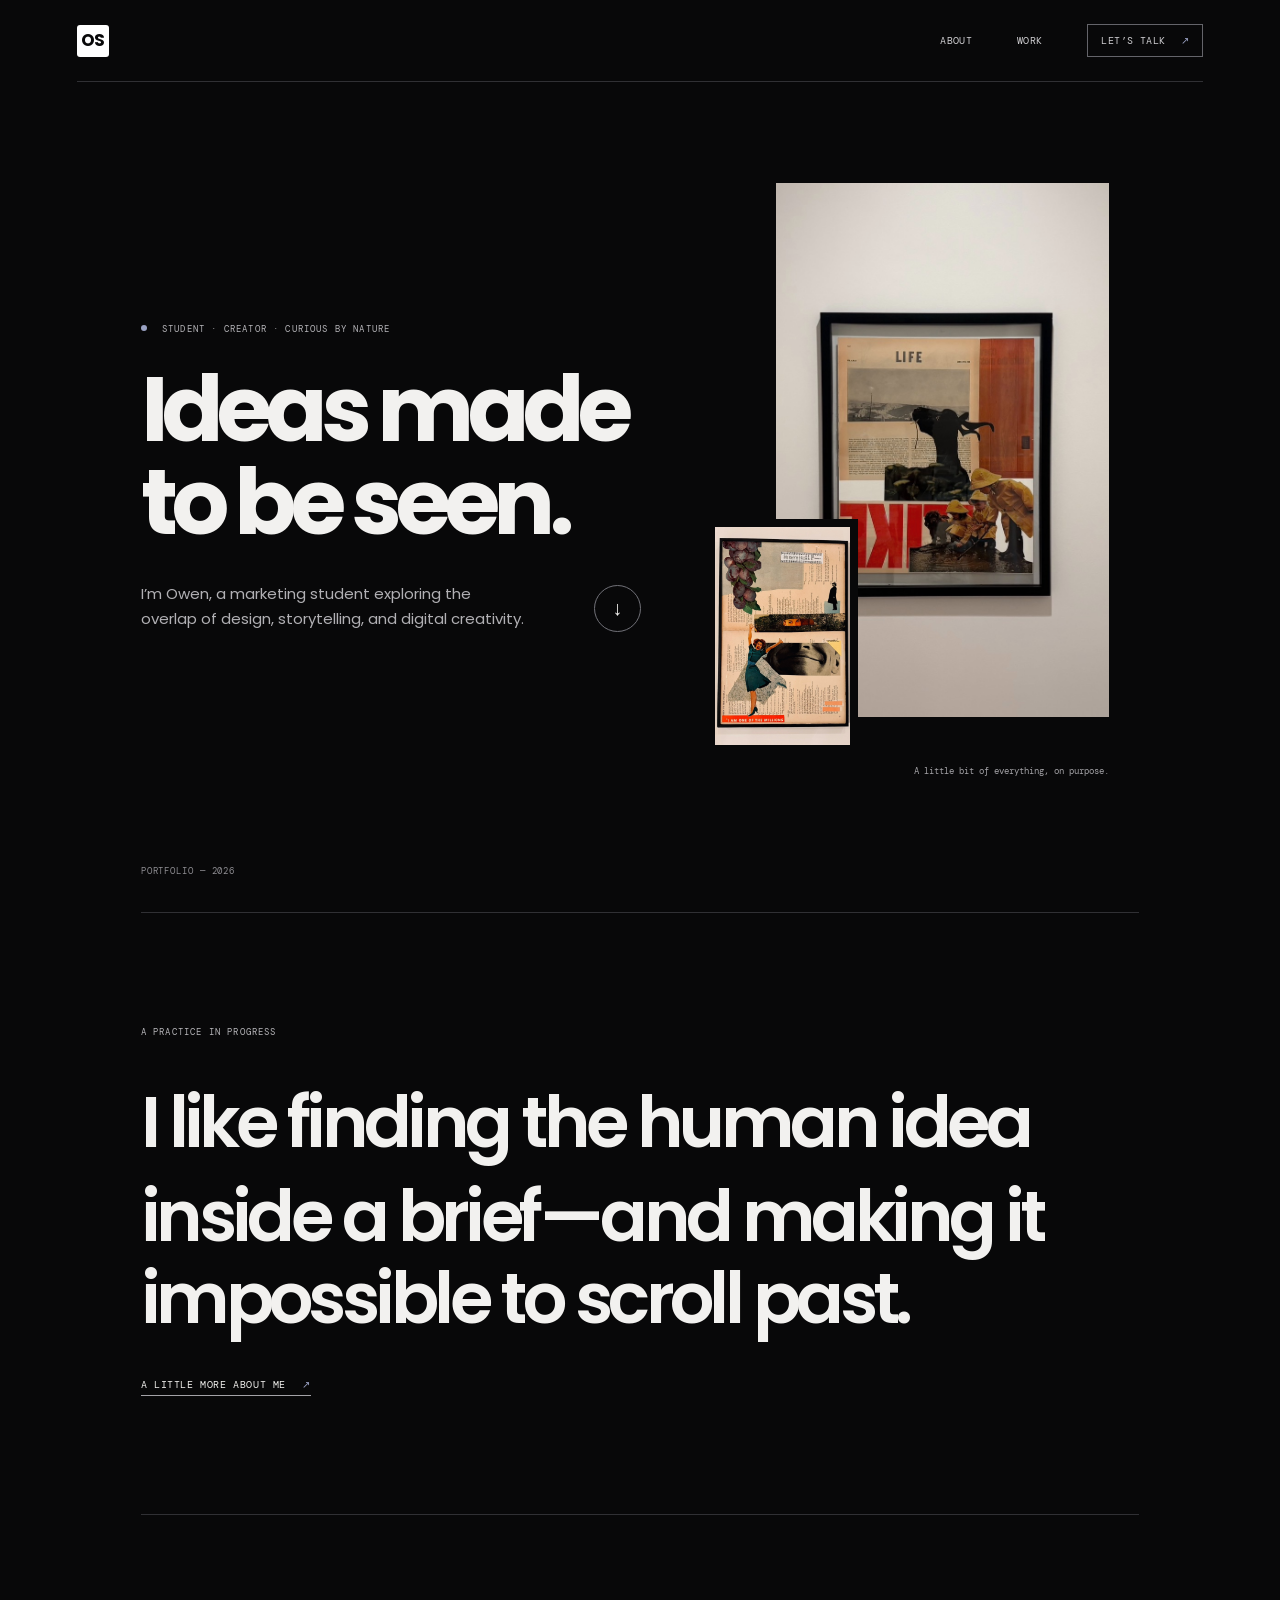
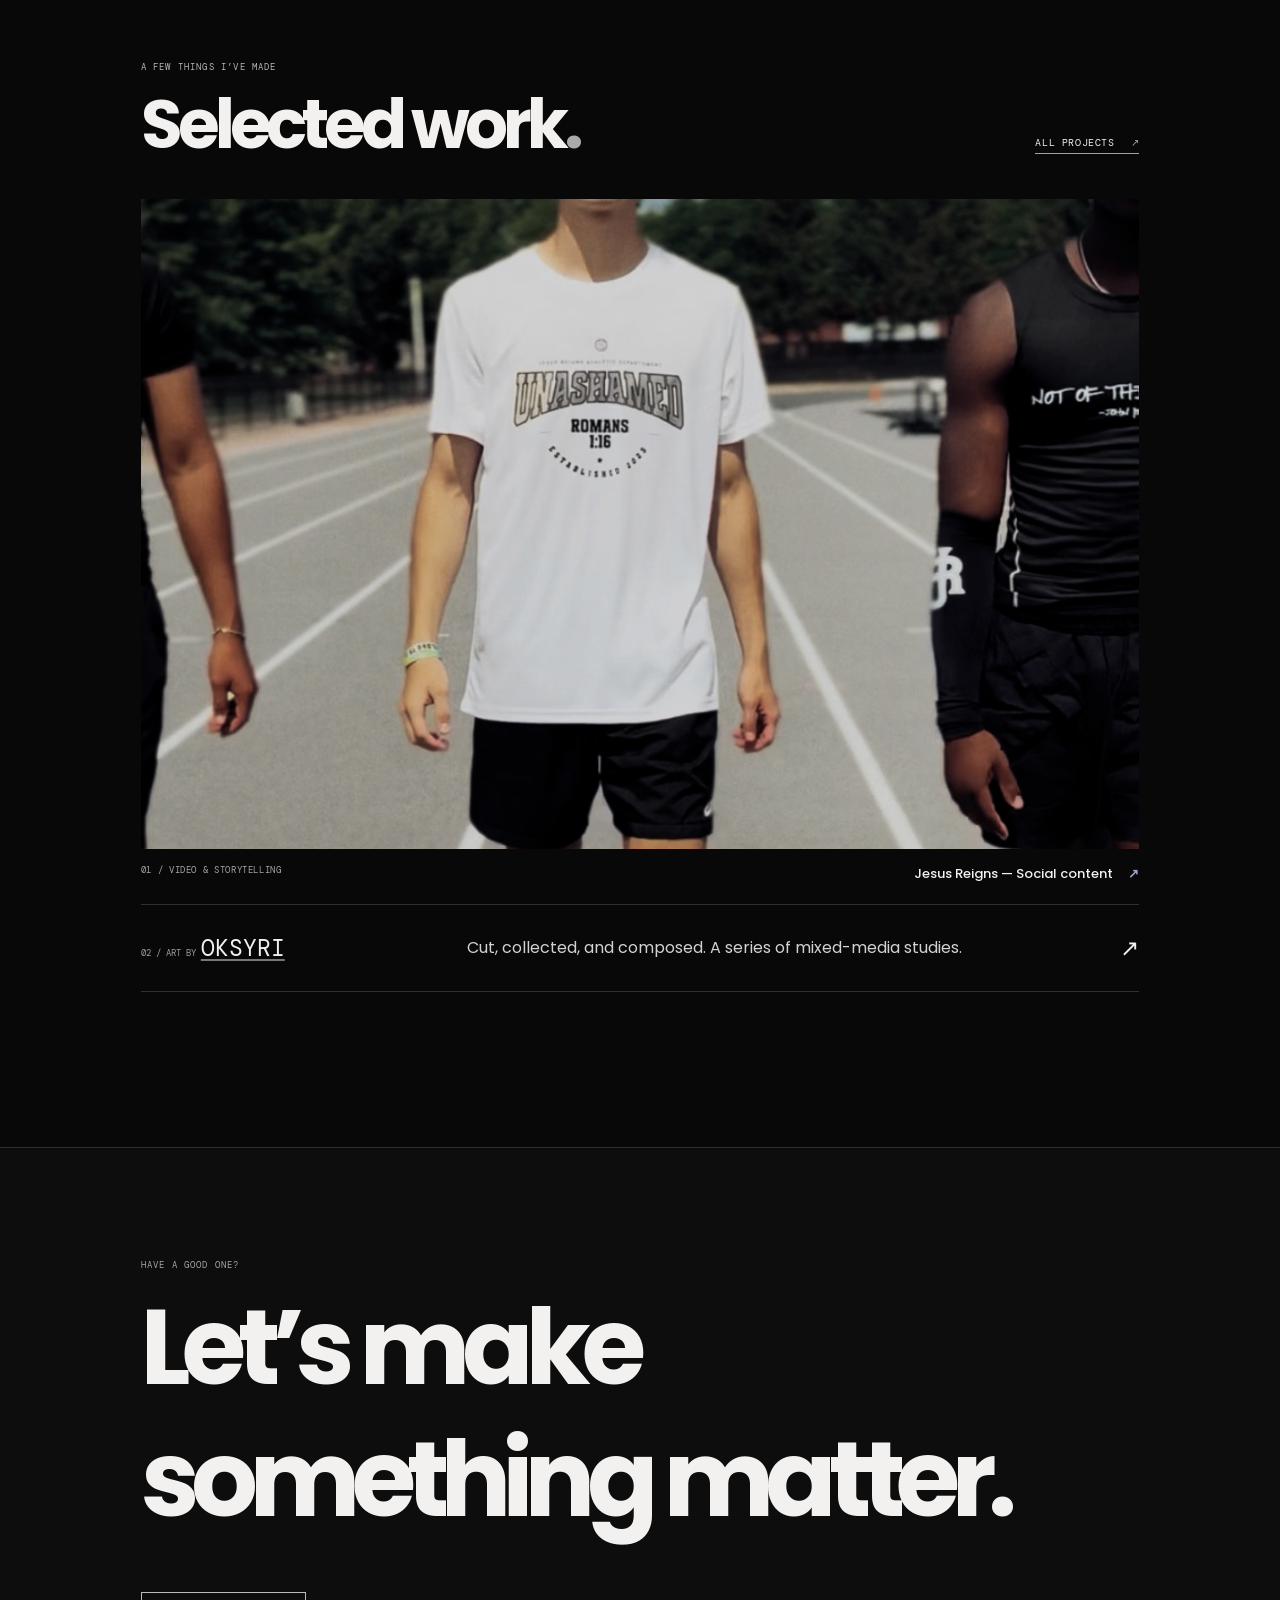
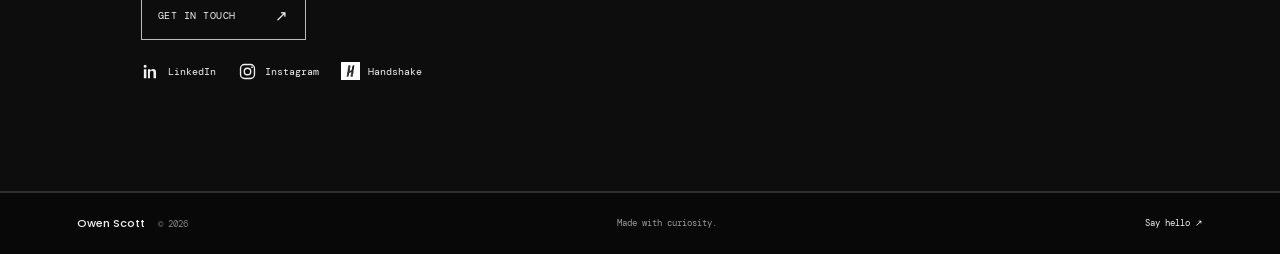
<file: index.html>
<!DOCTYPE html>
<html lang="en">
<head>
    <meta charset="UTF-8">
    <meta name="viewport" content="width=device-width, initial-scale=1.0">
    <meta name="description" content="Owen Scott is a marketing student and creative exploring design, advertising, and digital experiences.">
    <meta name="theme-color" content="#080809">
    <title>Owen Scott — Marketing & Creative</title>
    <link rel="stylesheet" href="style.css?v=project-link-style-1">
</head>
<body>
    <header class="site-header">
        <nav class="nav-wrap" aria-label="Main navigation">
            <a href="index.html" class="logo" aria-label="Owen Scott home" aria-current="page">OS</a>
            <div class="nav-links">
                <a href="about.html">About</a>
                <a href="projects.html">Work</a>
                <a href="contact.html" class="nav-contact">Let’s talk <span aria-hidden="true">↗</span></a>
            </div>
        </nav>
    </header>

    <main>
        <section class="hero home-hero">
            <div class="hero-copy">
                <p class="eyebrow"><span class="status-dot"></span> Student · Creator · Curious by nature</p>
                <h1>Ideas made<br><span>to be seen.</span></h1>
                <div class="hero-bottom">
                    <p>I’m Owen, a marketing student exploring the overlap of design, storytelling, and digital creativity.</p>
                    <a href="projects.html" class="round-link" aria-label="Explore selected work">↓</a>
                </div>
            </div>
            <div class="hero-art" aria-label="A selection of Owen's collage artwork">
                <img class="hero-art-main" src="images/IMG_6422(1).jpeg" alt="Life Like, a colorful mixed-media collage">
                <img class="hero-art-small" src="images/IMG_6421(1).jpeg" alt="Detail from I Am One of the Millions collage">
                <span class="image-caption">A little bit of everything, on purpose.</span>
            </div>
            <div class="hero-index">PORTFOLIO — 2026</div>
        </section>

        <section class="intro-band">
            <p class="eyebrow">A practice in progress</p>
            <p class="intro-statement">I like finding the <em>human idea</em> inside a brief—and making it impossible to scroll past.</p>
            <a href="about.html" class="text-link">A little more about me <span>↗</span></a>
        </section>

        <section class="selected-work section-pad">
            <div class="section-heading">
                <div><p class="eyebrow">A few things I’ve made</p><h2>Selected work<span class="accent">.</span></h2></div>
                <a href="projects.html" class="text-link">All projects <span>↗</span></a>
            </div>
            <a href="projects.html#jesus-reigns" class="feature-project">
                <div class="feature-image"><img src="images/jesus-reigns-1.jpg" alt="Still from a Jesus Reigns social media video"></div>
                <div class="feature-meta"><span>01 / VIDEO & STORYTELLING</span><span>Jesus Reigns — Social content <b>↗</b></span></div>
            </a>
            <div class="work-note"><span>02 / ART BY <a class="social-name" href="https://www.instagram.com/oksyri/" target="_blank" rel="noopener noreferrer">OKSYRI</a></span><p>Cut, collected, and composed. A series of mixed-media studies.</p><a href="projects.html" aria-label="View art by Oksyri">↗</a></div>
        </section>

        <section class="contact-banner">
            <p class="eyebrow">Have a good one?</p>
            <h2>Let’s make<br>something <em>matter.</em></h2>
            <a href="contact.html" class="button button-light">Get in touch <span>↗</span></a>
            <div class="social-links" aria-label="Find me on social media">
                <a href="https://www.linkedin.com/in/owen-scott-19815a441/" target="_blank" rel="noopener noreferrer" aria-label="Owen Scott on LinkedIn"><svg viewBox="0 0 24 24" aria-hidden="true"><path d="M5.2 3.5a1.9 1.9 0 1 1 0 3.8 1.9 1.9 0 0 1 0-3.8ZM3.6 9h3.2v11.4H3.6V9Zm5.2 0h3.1v1.6h.1a3.4 3.4 0 0 1 3.1-1.9c3.3 0 3.9 2.1 3.9 4.8v6.9h-3.2v-6.1c0-1.5 0-3.4-2.1-3.4s-2.4 1.6-2.4 3.3v6.2H8.8V9Z"/></svg><span>LinkedIn</span></a>
                <a href="https://www.instagram.com/oksyri/" target="_blank" rel="noopener noreferrer" aria-label="Owen Scott on Instagram"><svg viewBox="0 0 24 24" aria-hidden="true"><rect x="3.2" y="3.2" width="17.6" height="17.6" rx="5"/><circle cx="12" cy="12" r="4.1"/><circle class="icon-fill" cx="17.7" cy="6.6" r="1.1"/></svg><span>Instagram</span></a><a href="https://app.joinhandshake.com/profiles/w9jh7y" target="_blank" rel="noopener noreferrer" aria-label="Owen Scott on Handshake"><img class="handshake-icon" src="images/handshake-icon.png" alt="" aria-hidden="true"><span>Handshake</span></a>
            </div>
        </section>
    </main>

    <footer class="site-footer"><a href="index.html">Owen Scott <span>© 2026</span></a><span>Made with curiosity.</span><a href="contact.html">Say hello ↗</a></footer>
</body>
</html>
</file>
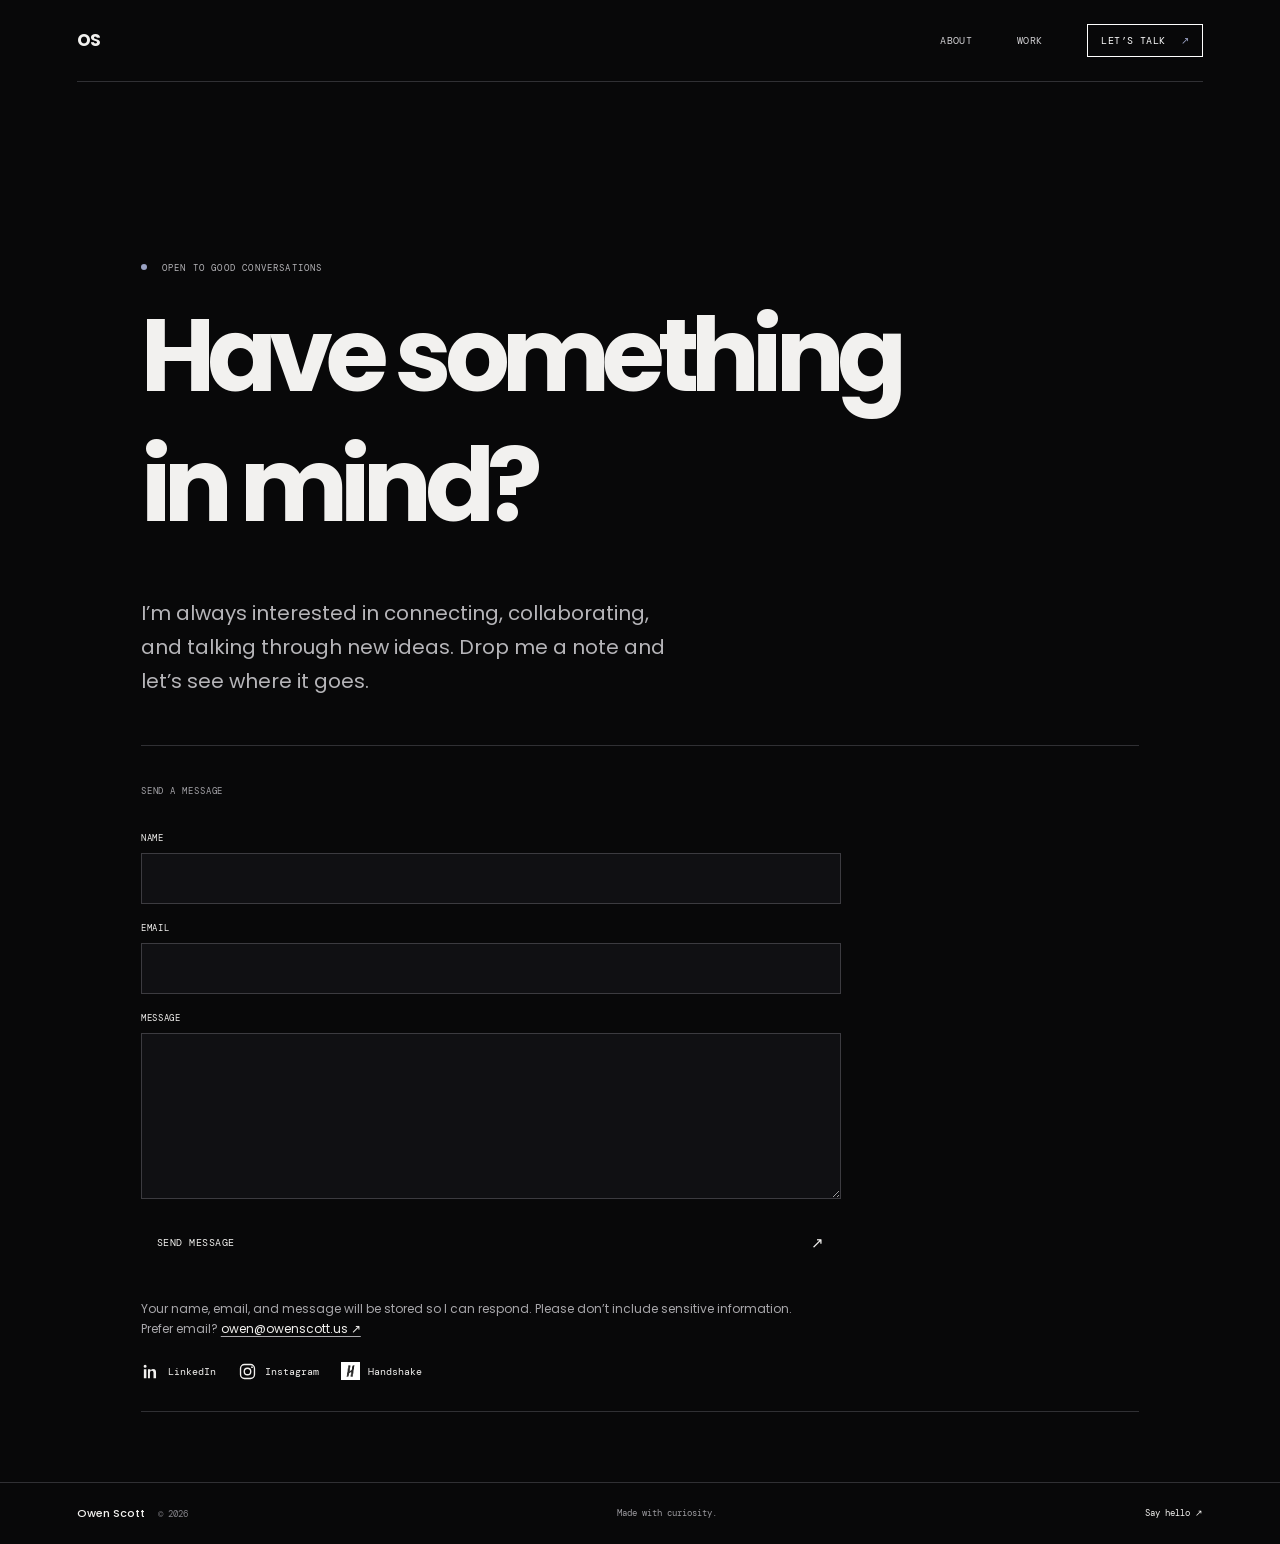
<file: contact.html>
<!DOCTYPE html>
<html lang="en">
<head>
    <meta charset="UTF-8">
    <meta name="viewport" content="width=device-width, initial-scale=1.0">
    <meta name="description" content="Get in touch with Owen Scott about creative work, collaboration, or a new idea.">
    <meta name="theme-color" content="#080809">
    <title>Contact — Owen Scott</title>
    <link rel="stylesheet" href="style.css?v=project-link-style-1">
    <script src="contact.js" defer></script>
</head>
<body>
    <header class="site-header">
        <nav class="nav-wrap" aria-label="Main navigation">
            <a href="index.html" class="logo" aria-label="Owen Scott home">OS</a>
            <div class="nav-links"><a href="about.html">About</a><a href="projects.html">Work</a><a class="nav-contact active" href="contact.html" aria-current="page">Let’s talk <span aria-hidden="true">↗</span></a></div>
        </nav>
    </header>
    <main class="contact-page">
        <section class="page-hero contact-hero">
            <p class="eyebrow"><span class="status-dot"></span> Open to good conversations</p>
            <h1>Have something<br><em>in mind?</em></h1>
            <p class="page-lede">I’m always interested in connecting, collaborating, and talking through new ideas. Drop me a note and let’s see where it goes.</p>
        </section>
        <section class="contact-card">
            <span class="contact-card-label">SEND A MESSAGE</span>
            <form class="contact-form" id="contact-form">
                <div class="form-honeypot" aria-hidden="true">
                    <label for="website">Leave this field empty</label>
                    <input id="website" name="website" type="text" tabindex="-1" autocomplete="off">
                </div>
                <label for="name">Name</label>
                <input id="name" name="name" type="text" autocomplete="name" maxlength="100" required>
                <label for="email">Email</label>
                <input id="email" name="email" type="email" autocomplete="email" maxlength="254" required>
                <label for="message">Message</label>
                <textarea id="message" name="message" rows="6" maxlength="5000" required></textarea>
                <button class="button button-light" type="submit">Send message <span>↗</span></button>
                <p class="contact-status" id="contact-status" role="status" aria-live="polite"></p>
            </form>
            <p class="contact-privacy">Your name, email, and message will be stored so I can respond. Please don’t include sensitive information.</p>
            <p class="contact-direct">Prefer email? <a href="mailto:owen@owenscott.us">owen@owenscott.us ↗</a></p>
            <div class="social-links contact-social-links" aria-label="Find me on social media">
                <a href="https://www.linkedin.com/in/owen-scott-19815a441/" target="_blank" rel="noopener noreferrer" aria-label="Owen Scott on LinkedIn"><svg viewBox="0 0 24 24" aria-hidden="true"><path d="M5.2 3.5a1.9 1.9 0 1 1 0 3.8 1.9 1.9 0 0 1 0-3.8ZM3.6 9h3.2v11.4H3.6V9Zm5.2 0h3.1v1.6h.1a3.4 3.4 0 0 1 3.1-1.9c3.3 0 3.9 2.1 3.9 4.8v6.9h-3.2v-6.1c0-1.5 0-3.4-2.1-3.4s-2.4 1.6-2.4 3.3v6.2H8.8V9Z"/></svg><span>LinkedIn</span></a>
                <a href="https://www.instagram.com/oksyri/" target="_blank" rel="noopener noreferrer" aria-label="Owen Scott on Instagram"><svg viewBox="0 0 24 24" aria-hidden="true"><rect x="3.2" y="3.2" width="17.6" height="17.6" rx="5"/><circle cx="12" cy="12" r="4.1"/><circle class="icon-fill" cx="17.7" cy="6.6" r="1.1"/></svg><span>Instagram</span></a><a href="https://app.joinhandshake.com/profiles/w9jh7y" target="_blank" rel="noopener noreferrer" aria-label="Owen Scott on Handshake"><img class="handshake-icon" src="images/handshake-icon.png" alt="" aria-hidden="true"><span>Handshake</span></a>
            </div>
            <noscript><p>JavaScript is needed to send the form. Please email me directly.</p></noscript>
        </section>
    </main>
    <footer class="site-footer"><a href="index.html">Owen Scott <span>© 2026</span></a><span>Made with curiosity.</span><a href="mailto:owen@owenscott.us">Say hello ↗</a></footer>
</body>
</html>
</file>
<file: style.css>
@import url('https://fonts.googleapis.com/css2?family=DM+Mono:wght@400;500&family=Poppins:wght@400;500;600;700;800&display=swap');

:root {
    color-scheme: dark;
    --paper: #080809;
    --ink: #f2f1ef;
    --muted: #a4a3a7;
    --line: #303034;
    --acid: #9aa2c3;
    --orange: #9aa2c3;
    --sans: 'Poppins', Arial, sans-serif;
    --display: 'Poppins', Arial, sans-serif;
    --mono: 'DM Mono', monospace;
}

* { box-sizing: border-box; }
html { scroll-behavior: smooth; background: var(--paper); }
body { margin: 0; background: var(--paper); color: var(--ink); font-family: var(--sans); line-height: 1.6; -webkit-font-smoothing: antialiased; }
a { color: inherit; text-decoration: none; }
img, video { max-width: 100%; }
::selection { background: var(--acid); color: #080809; }

.site-header { padding: 0 6vw; background: var(--paper); }
.nav-wrap { height: 82px; max-width: 1440px; margin: 0 auto; display: grid; grid-template-columns: 46px 1fr auto; align-items: center; border-bottom: 1px solid var(--line); }
.logo { font: 700 17px/1 var(--display); letter-spacing: -1px; transition: background-color .2s ease, color .2s ease; }
.logo[aria-current="page"] { display: grid; place-items: center; box-sizing: border-box; width: 32px; height: 32px; margin: 0; padding: 0; border-radius: 3px; background: #fff; color: #080809; }
.logo:hover { display: grid; place-items: center; box-sizing: border-box; width: 32px; height: 32px; margin: 0; padding: 0; border-radius: 3px; background: #fff; color: #080809; }
.nav-links { justify-self: end; display: flex; align-items: center; gap: clamp(26px, 3.5vw, 50px); color: #d0cfd2; font: 10px var(--mono); letter-spacing: .04em; text-transform: uppercase; }
.nav-links a { transition: color .2s ease, background-color .2s ease; }
.nav-links a:hover:not(.nav-contact) { margin: -8px -10px; padding: 8px 10px; border-radius: 3px; background: #fff; color: #080809; font-weight: 700; text-decoration: none; text-shadow: none; }
.nav-links a[aria-current="page"]:not(.nav-contact) { margin: -8px -10px; padding: 8px 10px; border-radius: 3px; background: #fff; color: #080809; font-weight: 700; text-decoration: none; text-shadow: none; }
.nav-contact { border: 1px solid #64646a; padding: 9px 13px; }
.nav-contact:hover { border-color: var(--acid); }
.nav-contact[aria-current="page"] { border: 1.5px solid #fff; color: #fff; text-decoration: none; }
.nav-contact span { margin-left: 9px; color: var(--acid); }

.hero, .page-hero, .section-pad, .intro-band, .values-strip, .contact-card, .contact-aside { width: min(1120px, 78vw); margin-left: auto; margin-right: auto; }
.home-hero { min-height: min(850px, calc(100vh - 82px)); position: relative; display: grid; grid-template-columns: 1.1fr .9fr; align-items: center; gap: 3vw; padding: 95px 0 135px; }
.hero-copy { position: relative; z-index: 1; }
.eyebrow { margin: 0; color: #b6b5b9; font: 9px/1.7 var(--mono); letter-spacing: .13em; text-transform: uppercase; }
.status-dot { display: inline-block; width: 6px; height: 6px; margin-right: 9px; background: var(--acid); border-radius: 50%; vertical-align: 1px; }
h1, h2, h3, p { margin-top: 0; }
.hero h1, .page-hero h1 { margin: 27px 0 31px; font: 700 clamp(46px, 7.1vw, 104px)/1.02 var(--display); letter-spacing: -.075em; }
.hero h1 span { color: var(--ink); font-family: var(--display); font-weight: 700; font-style: normal; letter-spacing: -.075em; }
.hero h1 span { white-space: nowrap; }
.hero-bottom { display: flex; align-items: end; justify-content: space-between; max-width: 500px; gap: 25px; }
.hero-bottom p { max-width: 385px; margin: 0; color: #b1b0b4; font-size: 15px; line-height: 1.7; }
.round-link { display: grid; place-items: center; width: 47px; height: 47px; flex: 0 0 auto; border: 1px solid #717178; border-radius: 50%; color: var(--ink); font-size: 20px; transition: background .2s, color .2s, transform .2s; }
.round-link:hover { color: #080809; background: var(--ink); border-color: var(--ink); transform: translateY(3px); }
.hero-art { height: min(56vw, 600px); min-height: 405px; max-height: 620px; position: relative; }
.hero-art-main { position: absolute; inset: 1% 7% 8% 16%; width: 77%; height: 89%; object-fit: cover; filter: saturate(.82); }
.hero-art-small { position: absolute; left: 0; bottom: 4%; width: 35%; height: 39%; object-fit: cover; border: 8px solid var(--paper); }
.image-caption { position: absolute; right: 7%; bottom: 0; color: var(--muted); font: 9px var(--mono); }
.hero-index { position: absolute; left: 0; bottom: 35px; color: #8e8d92; font: 9px var(--mono); letter-spacing: .1em; }

.intro-band { padding: 112px 0 118px; border-top: 1px solid var(--line); border-bottom: 1px solid var(--line); }
.intro-statement { max-width: 940px; margin: 30px 0; font: 600 clamp(38px, 5.5vw, 74px)/1.16 var(--display); letter-spacing: -.065em; }
.intro-statement em { color: var(--ink); font: 600 1em var(--display); letter-spacing: inherit; }
.text-link { display: inline-flex; align-items: center; gap: 16px; padding-bottom: 4px; border-bottom: 1px solid #a3a2a7; color: var(--ink); font: 10px var(--mono); text-transform: uppercase; letter-spacing: .06em; }
.text-link span { color: var(--acid); transition: transform .2s; }
.text-link:hover span { transform: translate(3px, -3px); }
.section-pad { padding-top: 145px; padding-bottom: 155px; }
.section-heading { display: flex; align-items: end; justify-content: space-between; gap: 25px; margin-bottom: 36px; }
.section-heading h2, .about-copy h2 { margin: 13px 0 0; font: 700 clamp(42px, 5.3vw, 74px)/1.1 var(--display); letter-spacing: -.075em; }
.section-heading h2 a { color: inherit; text-decoration: underline; text-decoration-color: #77767b; text-decoration-thickness: 1px; text-underline-offset: .14em; transition: opacity .2s; }
.section-heading h2 a:hover { color: inherit; opacity: .7; }
.accent { color: #aaa9ad; }
.section-heading > .text-link { margin-bottom: 9px; }
.feature-project { display: block; }
.feature-image { position: relative; overflow: hidden; height: clamp(290px, 55vw, 650px); background: #151518; }
.feature-image img { display: block; width: 100%; height: 100%; object-fit: cover; filter: saturate(.8) brightness(.84); transition: transform .6s cubic-bezier(.2,.7,.2,1), filter .4s; }
.feature-project:hover .feature-image img { transform: scale(1.018); filter: saturate(1) brightness(1); }
.feature-meta { display: flex; justify-content: space-between; gap: 20px; padding: 15px 0 20px; border-bottom: 1px solid var(--line); color: #a5a4a9; font: 9px var(--mono); letter-spacing: .07em; }
.feature-meta span:last-child { color: var(--ink); font: 500 13px var(--sans); letter-spacing: 0; }
.feature-meta b { color: var(--acid); margin-left: 12px; }
.work-note { display: grid; grid-template-columns: 1fr 2fr 40px; align-items: center; gap: 20px; padding: 25px 0; border-bottom: 1px solid var(--line); }
.work-note span { color: #9d9ca1; font: 9px var(--mono); }
.work-note .social-name { color: var(--ink); text-decoration: underline; text-decoration-color: #77767b; text-underline-offset: 3px; }
.instagram-name { color: var(--ink); text-decoration: underline; text-decoration-color: #77767b; text-decoration-thickness: 1px; text-underline-offset: .14em; transition: opacity .2s; }
.instagram-name:hover { opacity: .7; }
.work-note p { margin: 0; color: #d2d1d3; font-size: 16px; }
.work-note a { justify-self: end; color: var(--ink); font-size: 23px; }

.contact-banner { overflow: hidden; position: relative; padding: 110px max(11vw, calc((100vw - 1120px)/2)); border-top: 1px solid var(--line); border-bottom: 1px solid var(--line); background: #0d0d0e; color: var(--ink); }
.contact-banner h2 { position: relative; z-index: 1; margin: 20px 0 34px; font: 700 clamp(60px, 8.2vw, 112px)/1.02 var(--display); letter-spacing: -.08em; }
.contact-banner h2 em { color: var(--ink); font: 700 1em var(--display); letter-spacing: inherit; }
.contact-banner .eyebrow { color: #a6a5aa; }
.button { display: inline-flex; justify-content: space-between; align-items: center; gap: 35px; min-width: 165px; padding: 13px 16px; border: 1px solid #bcbcc0; border-radius: 0; font: 10px var(--mono); text-transform: uppercase; letter-spacing: .05em; transition: background .2s, color .2s, transform .2s; }
.button:hover { transform: translateY(-2px); }
.button-light { background: transparent; color: var(--ink); }
.button-light:hover { background: var(--ink); color: #080809; }
.button span { color: inherit; font-size: 15px; }
.banner-spark { display: none; }
.social-links { position: relative; z-index: 1; display: flex; align-items: center; gap: 22px; margin-top: 22px; }
.social-links a { display: inline-flex; align-items: center; gap: 8px; color: var(--ink); font: 10px var(--mono); transition: color .2s; }
.social-links a:hover { color: var(--acid); }
.social-links svg { display: block; width: 19px; height: 19px; fill: currentColor; }
.social-links a:nth-child(2) svg { fill: none; stroke: currentColor; stroke-width: 1.7; }
.social-links .icon-fill { fill: currentColor; stroke: none; }
.social-links .handshake-icon { display: block; width: 19px; height: 19px; object-fit: contain; filter: grayscale(1) brightness(1.2) contrast(1.1); }
.social-links a:focus-visible { outline: 2px solid var(--acid); outline-offset: 4px; }
.site-footer { display: flex; justify-content: space-between; align-items: center; gap: 20px; padding: 22px 6vw; border-top: 1px solid var(--line); color: #9b9a9f; font: 9px var(--mono); }
.site-footer a:first-child { color: var(--ink); font: 500 11px var(--display); }
.site-footer a span { margin-left: 10px; color: #85848a; font: 9px var(--mono); }
.site-footer a:last-child { color: var(--ink); }
.site-footer a:hover { color: var(--acid); }

.page-hero { padding-top: clamp(105px, 14vw, 185px); padding-bottom: 105px; }
.page-hero h1 { margin-bottom: 34px; font-size: clamp(56px, 8vw, 112px); }
.page-hero h1 em { color: var(--ink); font: 700 1em var(--display); letter-spacing: inherit; }
.page-lede { max-width: 570px; margin: 0; color: #b6b5b9; font-size: clamp(16px, 1.7vw, 20px); line-height: 1.7; }
.about-hero { display: grid; grid-template-columns: 1fr 1fr; align-items: center; gap: clamp(10px, 4vw, 58px); min-height: min(760px, calc(100vh - 82px)); padding-top: 78px; padding-bottom: 90px; }
.about-hero-copy { position: relative; z-index: 1; }
.about-hero h1 { margin: 22px 0 25px; font-size: clamp(68px, 9vw, 126px); }
.about-hero .page-lede { max-width: 430px; font-size: clamp(15px, 1.45vw, 18px); }
.about-scroll { display: inline-flex; gap: 16px; align-items: center; margin-top: 34px; padding-bottom: 7px; border-bottom: 1px solid #77767b; color: var(--ink); font: 9px var(--mono); letter-spacing: .17em; text-transform: uppercase; }
.about-scroll span { color: var(--acid); font-size: 15px; }
.about-portrait { position: relative; align-self: end; display: flex; justify-content: center; align-items: end; width: 100%; height: auto; min-height: 0; aspect-ratio: 1024 / 1536; overflow: hidden; }
.about-portrait::after { content: ''; position: absolute; z-index: 2; inset: 0; pointer-events: none; background: radial-gradient(ellipse 29% 23% at 38% 19%, rgba(8,8,9,.64) 0%, rgba(8,8,9,.42) 46%, rgba(8,8,9,.08) 82%, transparent 100%), radial-gradient(ellipse 42% 23% at 16% 43%, rgba(8,8,9,.48) 0%, rgba(8,8,9,.30) 48%, transparent 100%), radial-gradient(ellipse 44% 28% at 19% 77%, rgba(8,8,9,.52) 0%, rgba(8,8,9,.32) 48%, transparent 100%), radial-gradient(ellipse 68% 74% at 0% 47%, rgba(8,8,9,.58) 0%, rgba(8,8,9,.38) 24%, rgba(8,8,9,.12) 52%, transparent 76%), linear-gradient(to bottom, transparent 0%, transparent 78%, rgba(8,8,9,.16) 88%, var(--paper) 100%); }
.about-portrait img { position: relative; z-index: 1; display: block; width: 100%; height: 100%; max-height: 670px; object-fit: contain; object-position: center top; filter: brightness(.82) saturate(.78) contrast(1.06); }
.about-grid { display: grid; grid-template-columns: .95fr 1fr; gap: clamp(45px, 9vw, 125px); align-items: center; border-top: 1px solid var(--line); }
.about-image { position: relative; padding: 0 0 25px 25px; }
.about-image::before { content: ''; position: absolute; z-index: 0; inset: 25px 25px 0 0; background: #171719; }
.about-image img { position: relative; z-index: 1; display: block; width: 100%; aspect-ratio: .88; object-fit: cover; filter: saturate(.72); }
.about-art-zoom { display: block; width: 100%; padding: 0; border: 0; background: transparent; text-align: left; }
.about-art-zoom img { cursor: zoom-in; }
.about-art-zoom .zoom-icon { z-index: 2; right: 10px; bottom: 10px; }
.about-art-zoom:hover .zoom-icon, .about-art-zoom:focus-visible .zoom-icon { opacity: 1; }
.about-art-zoom:focus-visible { outline: 2px solid var(--acid); outline-offset: 4px; }
.about-image > span { position: absolute; z-index: 2; bottom: 0; right: 0; color: #a09fa4; font: 8px var(--mono); }
.about-copy h2 { margin: 18px 0 30px; font-size: clamp(42px, 5.3vw, 74px); }
.about-copy > p:not(.eyebrow) { max-width: 520px; color: #aaa9ad; font-size: 15px; }
.about-copy .text-link { margin-top: 13px; }
.values-strip { display: grid; grid-template-columns: 1fr 3fr; align-items: baseline; gap: 20px; padding: 23px 0; border-top: 1px solid var(--line); border-bottom: 1px solid var(--line); }
.values-strip > span { color: #a4a3a7; font: 9px var(--mono); }
.values-strip p { margin: 0; color: #dedde0; font-size: 14px; }
.values-strip b { margin: 0 12px; color: var(--acid); }
.compact-banner { padding-top: 105px; padding-bottom: 105px; }

.work-hero { padding-bottom: 100px; }
.work-hero .page-lede { max-width: 630px; }
.project-section { border-top: 1px solid var(--line); padding-top: 100px; }
.section-count { padding-bottom: 7px; color: #9e9da2; font: 9px var(--mono); letter-spacing: .08em; }
.art-gallery { display: grid; grid-template-columns: repeat(12, minmax(0, 1fr)); gap: 62px 22px; align-items: start; }
.art-piece { grid-column: span 5; }
.art-piece:nth-child(2), .art-piece:nth-child(4) { grid-column: span 6; margin-top: 75px; }
.art-piece:nth-child(3) { grid-column: 2 / span 5; }
.art-piece-last { grid-column: 8 / span 5; }
.art-image { position: relative; display: grid; place-items: center; min-height: 330px; padding: 22px; background: #111113; }
.art-piece-tall .art-image { min-height: 420px; }
.art-zoom { position: relative; display: grid; place-items: center; width: 100%; padding: 0; border: 0; background: transparent; cursor: zoom-in; }
.art-image img { display: block; max-width: 100%; width: 100%; max-height: 470px; object-fit: contain; mix-blend-mode: normal; transition: transform .25s ease; }
.art-zoom:hover img { transform: scale(1.025); }
.zoom-icon { position: absolute; right: 0; bottom: 0; display: grid; place-items: center; width: 32px; height: 32px; border: 1px solid #aaa9ad; background: #080809; color: var(--ink); font-size: 17px; opacity: 0; transition: opacity .2s; }
.art-zoom:hover .zoom-icon, .art-zoom:focus-visible .zoom-icon { opacity: 1; }
.art-zoom:focus-visible { outline: 2px solid var(--acid); outline-offset: 4px; }
.art-lightbox { position: fixed; inset: 0; width: min(92vw, 1100px); max-width: none; max-height: 92vh; padding: 52px 30px 24px; border: 1px solid var(--line); background: #0d0d10; color: var(--ink); box-shadow: 0 20px 80px #000b; }
.art-lightbox::backdrop { background: #000e; backdrop-filter: blur(5px); }
.art-lightbox > img { display: block; width: 100%; height: min(76vh, 820px); object-fit: contain; }
.lightbox-close { position: absolute; top: 10px; right: 14px; width: 36px; height: 36px; border: 1px solid #626168; border-radius: 50%; background: transparent; color: var(--ink); font-size: 25px; line-height: 1; cursor: pointer; }
.lightbox-close:hover { border-color: #aaa9ad; color: var(--ink); }
.lightbox-caption { margin: 16px 0 0; color: #c8c7cb; text-align: center; font: 10px var(--mono); }
.art-image > span { position: absolute; left: 13px; top: 12px; color: #aaa9ad; font: 9px var(--mono); }
.art-piece h3 { margin: 16px 0 4px; font: 500 18px var(--display); letter-spacing: -.04em; }
.art-piece > p { max-width: 430px; margin: 0; color: #a6a5aa; font-size: 12px; }
.video-section { border-top: 1px solid var(--line); }
.video-intro { display: grid; grid-template-columns: 1.4fr .6fr; gap: 40px; max-width: 900px; margin: -12px 0 35px; }
.video-intro > p:first-child { max-width: 620px; margin: 0; color: #b7b6ba; font-size: 15px; }
.role-label { margin: 0; color: #a5a4a9; font: 10px/1.9 var(--mono); }
.role-label strong { color: var(--ink); font-size: 9px; font-weight: 400; letter-spacing: .08em; }
.video-gallery { display: grid; grid-template-columns: repeat(3, minmax(0, 1fr)); gap: 18px; }
.video-item { min-width: 0; margin: 0; }
.video-item video { display: block; width: 100%; aspect-ratio: 9/16; object-fit: cover; background: #111114; }

.contact-page { min-height: calc(100vh - 150px); padding-bottom: 70px; }
.contact-hero { padding-bottom: 47px; }
.contact-hero .page-lede { max-width: 545px; }
.contact-card { padding: 30px 0; border-top: 1px solid var(--line); border-bottom: 1px solid var(--line); }
.contact-card-label { color: #a3a2a7; font: 9px var(--mono); letter-spacing: .1em; }
.email-link { display: flex; align-items: center; justify-content: space-between; gap: 15px; width: min(720px, 100%); margin: 15px 0 5px; font: 500 clamp(27px, 5vw, 62px)/1.1 var(--display); letter-spacing: -.06em; }
.email-link span { color: var(--acid); font: 24px var(--sans); }
.contact-card > p, .contact-aside { color: #a7a6aa; font-size: 12px; }
.contact-card > p { margin: 0; }
.contact-aside { margin-top: 17px; }

.contact-form { display: grid; gap: 9px; max-width: 700px; margin: 21px 0 0; }
.contact-form label { margin-top: 9px; color: var(--ink); font: 9px var(--mono); letter-spacing: .08em; text-transform: uppercase; }
.contact-form input, .contact-form textarea { width: 100%; padding: 13px 14px; border: 1px solid #3c3b40; border-radius: 0; background: #101013; color: var(--ink); font: 15px var(--sans); }
.contact-form input:focus, .contact-form textarea:focus { outline: 2px solid #aaa9ad; outline-offset: 2px; }
.contact-form textarea { min-height: 150px; resize: vertical; }
.contact-form button { margin-top: 12px; border: 0; cursor: pointer; }
.contact-form button:disabled { cursor: wait; opacity: .65; }
.contact-form .contact-status { min-height: 1.6em; margin: 4px 0 0; color: var(--ink); font-size: 13px; }
.contact-privacy { max-width: 700px; margin: 16px 0 0; color: #9d9ca1; font-size: 11px; }
.contact-direct { margin: 18px 0 0; color: #b4b3b7; font-size: 12px; }
.contact-direct a { color: var(--ink); text-decoration: underline; text-decoration-color: #aaa9ad; text-underline-offset: 3px; }
.contact-social-links { margin-top: 24px; }
.contact-social-links a { color: var(--ink); }
.contact-social-links a:focus-visible { outline-color: #aaa9ad; }
.form-honeypot { position: absolute; left: -10000px; width: 1px; height: 1px; overflow: hidden; }

@media (min-width: 1500px) { .contact-banner { padding-left: calc((100vw - 1180px)/2); padding-right: calc((100vw - 1180px)/2); } }
@media (max-width: 800px) {
    .site-header { padding: 0 6vw; }
    .nav-wrap { height: 74px; grid-template-columns: 42px 1fr auto; }
    .hero, .page-hero, .section-pad, .intro-band, .values-strip, .contact-card, .contact-aside { width: 88vw; }
    .home-hero { min-height: auto; grid-template-columns: 1.1fr .9fr; gap: 2vw; padding: 100px 0 105px; }
    .hero h1 { font-size: clamp(46px, 7.4vw, 72px); }
    .hero-art { min-height: 350px; height: 53vw; }
    .hero-bottom p { font-size: 14px; }
    .round-link { width: 42px; height: 42px; }
    .section-pad { padding-top: 105px; padding-bottom: 115px; }
    .art-gallery { gap: 42px 15px; }
    .art-piece { grid-column: span 6; }
    .art-piece:nth-child(2), .art-piece:nth-child(4) { grid-column: span 6; margin-top: 45px; }
    .art-piece:nth-child(3) { grid-column: 1 / span 6; }
    .art-piece-last { grid-column: 7 / span 6; }
    .art-image, .art-piece-tall .art-image { min-height: 300px; padding: 14px; }
    .about-grid { gap: 35px; }
    .about-hero { min-height: 650px; }
}
@media (max-width: 560px) {
    .site-header { padding: 0 6vw; }
    .nav-wrap { height: 72px; grid-template-columns: 35px 1fr auto; }
    .nav-links { gap: 16px; font-size: 9px; }
    .nav-links a:hover:not(.nav-contact), .nav-links a[aria-current="page"]:not(.nav-contact) { margin: -6px -7px; padding: 6px 7px; }
    .nav-contact { padding: 8px 9px; }
    .nav-contact span { margin-left: 3px; }
    .home-hero { display: flex; flex-direction: column; align-items: stretch; gap: 38px; padding: 68px 0 70px; }
    .hero h1 { margin: 20px 0 22px; font-size: clamp(48px, 13vw, 70px); }
    .hero-bottom { align-items: center; }
    .hero-bottom p { max-width: 300px; font-size: 14px; }
    .hero-art { min-height: 340px; height: 95vw; max-height: 450px; }
    .hero-art-main { inset: 0 5% 9% 17%; width: 78%; height: 88%; }
    .hero-art-small { width: 34%; height: 39%; }
    .image-caption { right: 4%; font-size: 8px; }
    .hero-index { bottom: 10px; }
    .intro-band { padding: 82px 0 86px; }
    .intro-statement { font-size: clamp(36px, 8.5vw, 52px); }
    .section-heading { align-items: start; flex-direction: column; margin-bottom: 25px; }
    .section-heading h2 { font-size: 45px; }
    .section-heading > .text-link { margin: 0; }
    .feature-image { height: 76vw; }
    .feature-meta { flex-direction: column; gap: 7px; }
    .work-note { grid-template-columns: 1fr 30px; gap: 7px 14px; }
    .work-note span { grid-column: 1; }
    .work-note p { grid-column: 1; font-size: 14px; }
    .work-note a { grid-column: 2; grid-row: 1 / span 2; }
    .contact-banner { padding: 78px 6vw 82px; }
    .contact-banner h2 { font-size: clamp(56px, 14vw, 80px); }
    .site-footer { display: grid; grid-template-columns: 1fr auto; padding: 19px 6vw; font-size: 8px; }
    .site-footer > span { grid-column: 1; grid-row: 2; }
    .site-footer a:last-child { grid-column: 2; grid-row: 1 / span 2; }
    .page-hero { padding-top: 90px; padding-bottom: 72px; }
    .page-hero h1 { font-size: clamp(56px, 13.5vw, 86px); margin: 22px 0 28px; }
    .page-lede { font-size: 16px; }
    .about-hero { display: flex; flex-direction: column; align-items: stretch; gap: 18px; min-height: auto; padding-top: 75px; padding-bottom: 40px; }
    .about-hero h1 { font-size: clamp(66px, 18vw, 100px); }
    .about-portrait { align-self: stretch; min-height: 0; height: min(105vw, 510px); max-height: 510px; margin: -8px -3vw 0; aspect-ratio: auto; }
    .about-portrait img { object-position: center top; }
    .about-grid { grid-template-columns: 1fr; gap: 40px; }
    .about-image { max-width: 430px; }
    .about-copy h2 { font-size: 48px; }
    .values-strip { grid-template-columns: 1fr; gap: 8px; }
    .values-strip p { line-height: 2; }
    .values-strip b { margin: 0 5px; }
    .compact-banner { padding-top: 76px; padding-bottom: 78px; }
    .project-section { padding-top: 72px; }
    .section-count { margin-top: -15px; }
    .art-gallery { grid-template-columns: 1fr 1fr; gap: 33px 12px; }
    .art-piece, .art-piece:nth-child(2), .art-piece:nth-child(3), .art-piece:nth-child(4), .art-piece-last { grid-column: auto; margin-top: 0; }
    .art-piece:nth-child(even) { margin-top: 32px; }
    .art-image, .art-piece-tall .art-image { min-height: 240px; padding: 10px; }
    .art-image img { max-height: 340px; }
    .art-lightbox { width: 94vw; padding: 46px 14px 18px; }
    .art-lightbox > img { height: 76vh; }
    .zoom-icon { width: 28px; height: 28px; opacity: 1; font-size: 14px; }
    .art-piece h3 { font-size: 16px; }
    .art-piece > p { font-size: 11px; }
    .video-intro { grid-template-columns: 1fr; gap: 20px; margin-top: -5px; }
    .video-gallery { grid-template-columns: 1fr; gap: 30px; }
    .video-item { width: min(100%, 350px); margin: 0 auto; }
    .contact-page { min-height: calc(100vh - 142px); }
    .contact-card { padding: 22px 0; }
    .email-link { font-size: clamp(26px, 7.2vw, 40px); }
    .contact-aside { font-size: 12px; }
}
@media (prefers-reduced-motion: reduce) {
    html { scroll-behavior: auto; }
    *, *::before, *::after { transition-duration: .01ms !important; animation-duration: .01ms !important; animation-iteration-count: 1 !important; }
}
</file>
